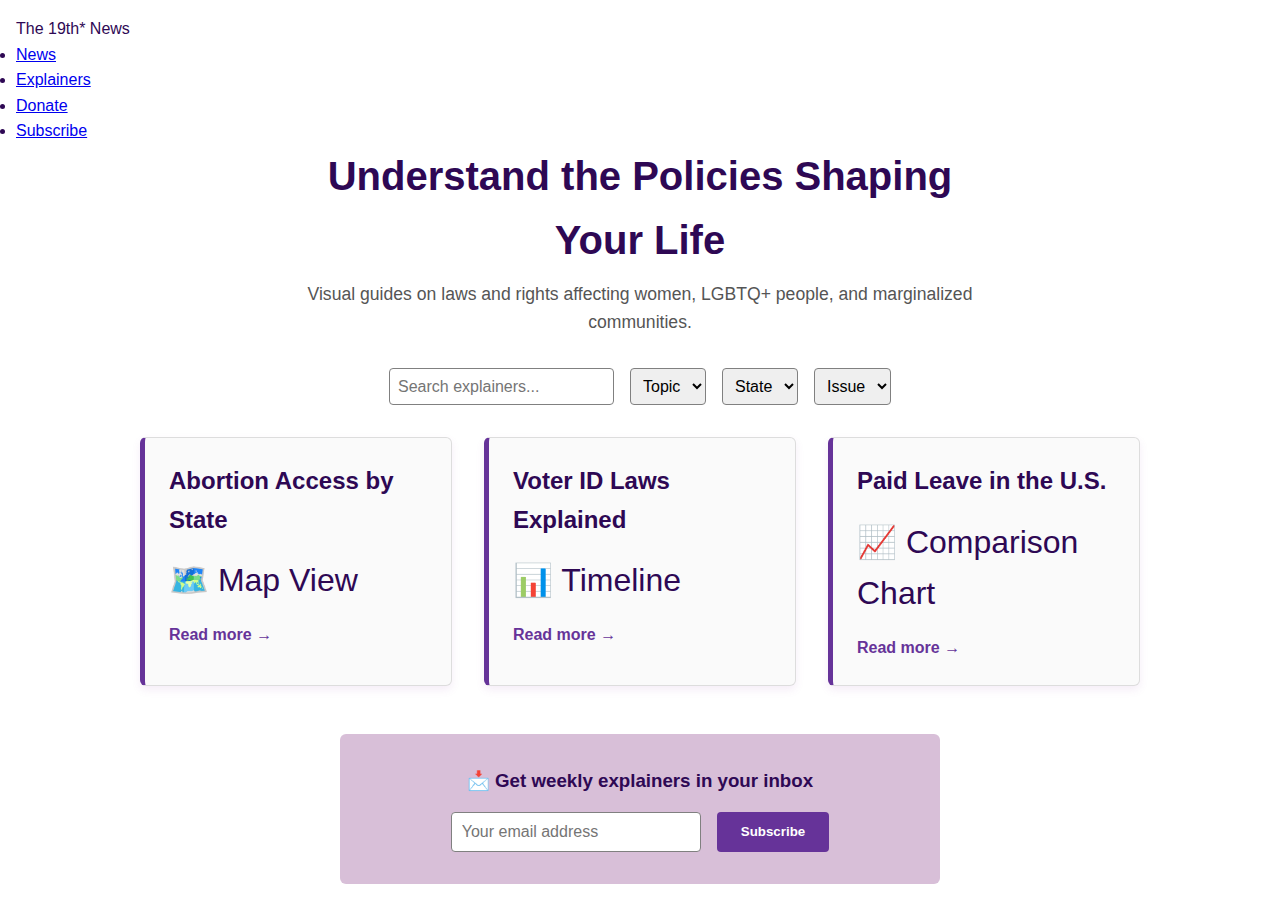
<file: index.html>
<!DOCTYPE html>
<html lang="en">
<head>
  <meta charset="UTF-8" />
  <meta name="viewport" content="width=device-width, initial-scale=1.0"/>
  <title>Civic Explainers Hub – The 19th* News</title>
  <link rel="stylesheet" href="styles.css" />
</head>
<body>

  <header class="navbar">
    <div class="logo">The 19th* News</div>
    <nav>
      <ul class="nav-links">
        <li><a href="#">News</a></li>
        <li><a href="#" class="active">Explainers</a></li>
        <li><a href="#">Donate</a></li>
        <li><a href="#">Subscribe</a></li>
      </ul>
    </nav>
  </header>

  <main>
    <section class="hero">
      <h1>Understand the Policies Shaping Your Life</h1>
      <p class="subtext">Visual guides on laws and rights affecting women, LGBTQ+ people, and marginalized communities.</p>
    </section>

    <section class="filter-bar">
      <input type="text" placeholder="Search explainers..." />
      <select><option>Topic</option></select>
      <select><option>State</option></select>
      <select><option>Issue</option></select>
    </section>

    <section class="cards">
      <article class="card">
        <h2>Abortion Access by State</h2>
        <div class="card-thumb">🗺️ Map View</div>
        <a href="https://cmchew.github.io/civicslesson/abortionaccess">Read more →</a>
      </article>

      <article class="card">
        <h2>Voter ID Laws Explained</h2>
        <div class="card-thumb">📊 Timeline</div>
        <a href="https://cmchew.github.io/civicslesson/voterid">Read more →</a>
      </article>

      <article class="card">
        <h2>Paid Leave in the U.S.</h2>
        <div class="card-thumb">📈 Comparison Chart</div>
        <a href="https://cmchew.github.io/civicslesson/paidleave">Read more →</a>
      </article>
    </section>

    <section class="cta">
      <h3>📩 Get weekly explainers in your inbox</h3>
      <form>
        <input type="email" placeholder="Your email address" required />
        <button type="submit">Subscribe</button>
      </form>
    </section>
  </main>

</body>
</html>
</file>
<file: styles.css>
/* Site Header */
.site-header {
  background-color: rebeccapurple;
  padding: 1rem 0;
  color: white;
  box-shadow: 0 2px 4px rgba(0,0,0,0.1);
  position: relative;
  z-index: 10;
}

.site-header .container {
  max-width: 1000px;
  margin: 0 auto;
  padding: 0 1rem;
  display: flex;
  justify-content: space-between;
  align-items: center;
}

.site-header .logo {
  font-size: 1.5rem;
  font-weight: bold;
  text-decoration: none;
  color: white;
}

.main-nav a {
  margin-left: 1.5rem;
  color: white;
  text-decoration: none;
  font-weight: 500;
}

.main-nav a:hover {
  text-decoration: underline;
}

/* Base Styles */
* {
  box-sizing: border-box;
  margin: 0;
  padding: 0;
}

body {
  font-family: "Segoe UI", sans-serif;
  line-height: 1.6;
  color: #2e0854;
  background: #fff;
  padding: 1rem;
}


/* Hero Section */
.hero {
  text-align: center;
  max-width: 700px;
  margin: 0 auto 2rem;
}

.hero h1 {
  font-size: 2.5rem;
  margin-bottom: 0.5rem;
}

.subtext {
  color: #555;
  font-size: 1.1rem;
}

/* Filter Bar */
.filter-bar {
  display: flex;
  flex-wrap: wrap;
  gap: 1rem;
  justify-content: center;
  margin-bottom: 2rem;
}

.filter-bar input,
.filter-bar select {
  padding: 0.5rem;
  border: 1px solid gray;
  border-radius: 4px;
  font-size: 1rem;
}

/* Cards Section */
.cards {
  display: grid;
  gap: 2rem;
  grid-template-columns: repeat(auto-fit, minmax(280px, 1fr));
  max-width: 1000px;
  margin: 0 auto 3rem;
}

.card {
  border: 1px solid #ddd;
  border-left: 5px solid rebeccapurple;
  padding: 1.5rem;
  border-radius: 6px;
  background-color: #fafafa;
  box-shadow: 0 4px 8px rgba(160, 82, 180, 0.1);
}

.card h2 {
  margin-bottom: 0.5rem;
}

.card-thumb {
  font-size: 2rem;
  margin: 1rem 0;
}

.card a {
  color: rebeccapurple;
  font-weight: bold;
  text-decoration: none;
}

.card a:hover {
  text-decoration: underline;
}

/* CTA Section */
.cta {
  text-align: center;
  padding: 2rem;
  background-color: thistle;
  border-radius: 6px;
  max-width: 600px;
  margin: 0 auto;
}

.cta form {
  margin-top: 1rem;
  display: flex;
  flex-wrap: wrap;
  gap: 1rem;
  justify-content: center;
}

.cta input[type="email"] {
  padding: 0.625rem;
  font-size: 1rem;
  border: 1px solid gray;
  border-radius: 4px;
  width: 250px;
}

.cta button {
  padding: 0.625rem 1.5rem;
  background-color: rebeccapurple;
  color: white;
  border: none;
  border-radius: 4px;
  font-weight: bold;
  cursor: pointer;
}

.cta button:hover {
  background-color: #4b0082;
}

/* Responsive */
@media (max-width: 500px) {
  .hero h1 {
    font-size: 1.75rem;
  }

  .filter-bar {
    flex-direction: column;
    align-items: stretch;
  }

  .cta form {
    flex-direction: column;
  }
}
</file>
